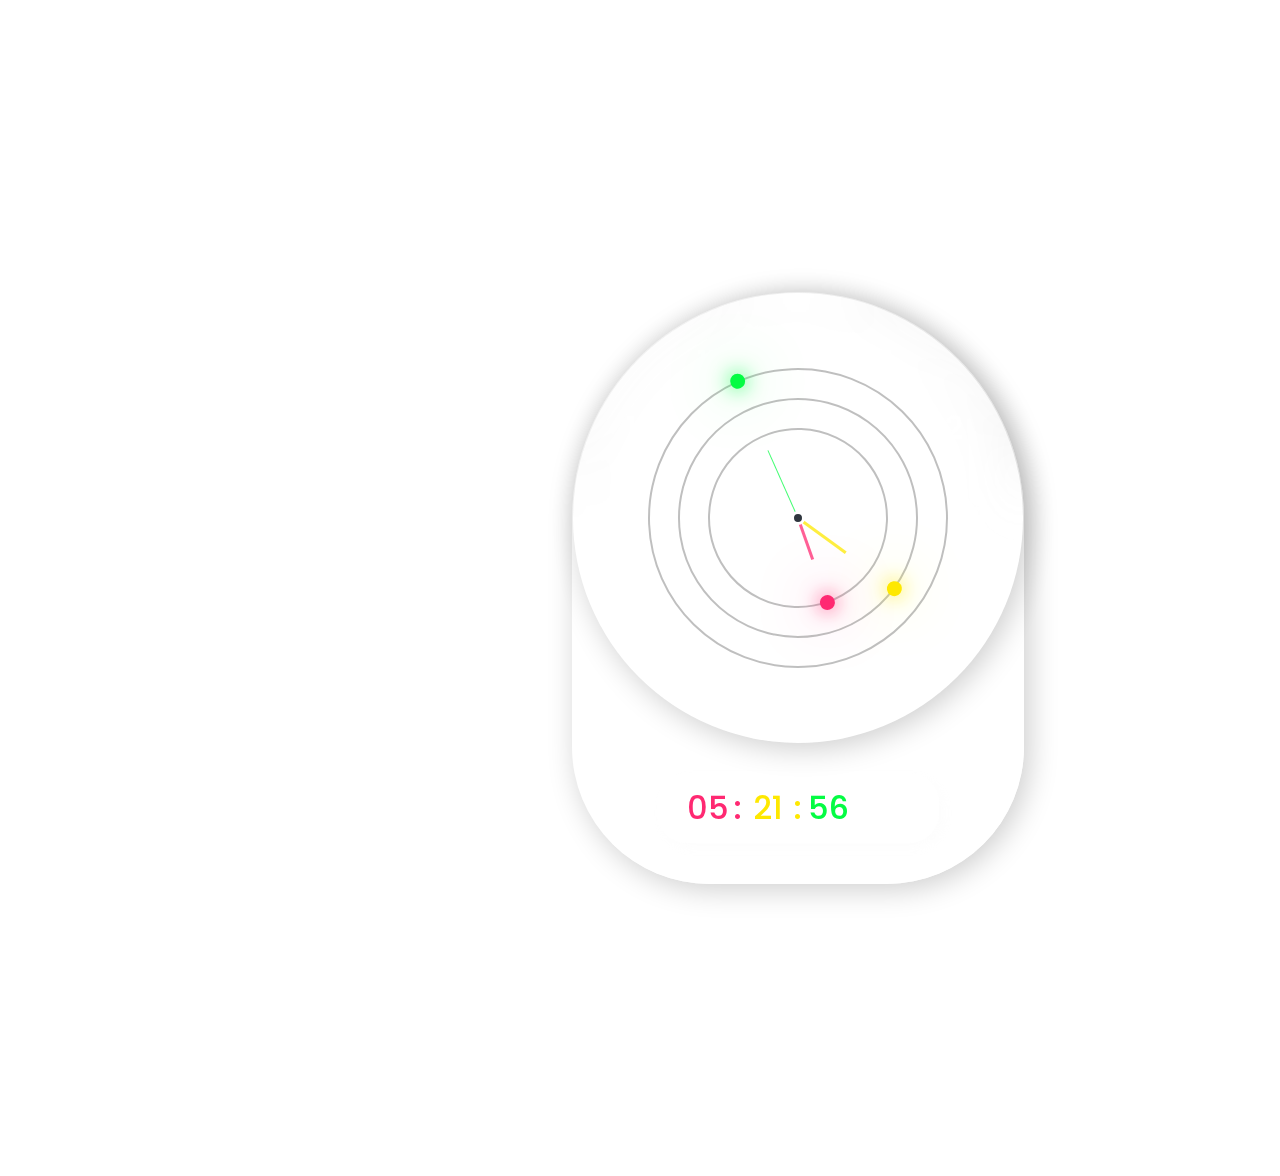
<file: index.html>
<!dOCTYPE html>
<html>
<head>
    <meta charset="UTF-8">
    <title>Clock</title>
    <link rel="stylesheet" href="clstyle.css">
</head>
    <body>
        
        
        
        
        

            <h1 class="name">The Glassmorphism Analog & Digital Clock UI</h1>
        
        
        
        <div class="container">
             <div class="clock">

 


                <div class="circle"  id ="sc"  style="--clr:#04fc43;"><i></i></div>
                <div class="circle circle2" id ="mn" style="--clr:#fee800;"><i></i></div>
                <div class="circle circle3" id ="hr" style="--clr:#ff2972;"><i></i></div>






               <span style="--i:1;"><b>1</b></span>
               <span style="--i:2;"><b>2</b></span>
               <span style="--i:3;"><b>3</b></span>
               <span style="--i:4;"><b>4</b></span>
               <span style="--i:5;"><b>5</b></span>
               <span style="--i:6;"><b>6</b></span>
               <span style="--i:7;"><b>7</b></span>
               <span style="--i:8;"><b>8</b></span>
               <span style="--i:9;"><b>9</b></span>
               <span style="--i:10;"><b>10</b></span>
               <span style="--i:11;"><b>11</b></span>
               <span style="--i:12;"><b>12</b></span>
             </div>   


             <!-- digital clock -->
             <div id="time">
                 <div id="hours" style="--clr:#ff2972;">00</div>
                 <div id="minutes" style="--clr:#fee800;">00</div>
                 <div id="seconds" style="--clr:#04fc43;">00</div>
                 <div id="ampm">AM</div>
             </div>
        </div>




        <script>
            let hr = document.querySelector('#hr');
            let mn = document.querySelector('#mn');
            let sc = document.querySelector('#sc');





        setInterval(() =>{
            let day = new Date();
            let hh = day.getHours() * 30;
            let mm = day.getMinutes() * 6;
            let ss = day.getSeconds() * 6;

            hr.style.transform=`rotateZ(${hh+(mm/12)}deg)`;
            mn.style.transform=`rotateZ(${mm}deg)`;
            sc.style.transform=`rotateZ(${ss}deg)`;



            // digital clock 

            let hours = document.getElementById('hours');
            let minutes = document.getElementById('minutes');
            let seconds = document.getElementById('seconds');
            let ampm = document.getElementById('ampm');


            let h = new Date().getHours();
            let m = new Date().getMinutes();
            let s = new Date().getSeconds();

            let am = h<=12 ? "AM" : "PM";

            // convert 24hr clock to 12 hr clock

            if (h>12){
                h=h-12;
            }

             h=(h < 10) ? "0" + h : h
             m=(m < 10) ? "0" + m : m
             s=(s < 10) ? "0" + s : s

             
             hours.innerHTML = h;
             minutes.innerHTML = m;
             seconds.innerHTML = s;


            })
        </script>
    </body>
</html>
</file>
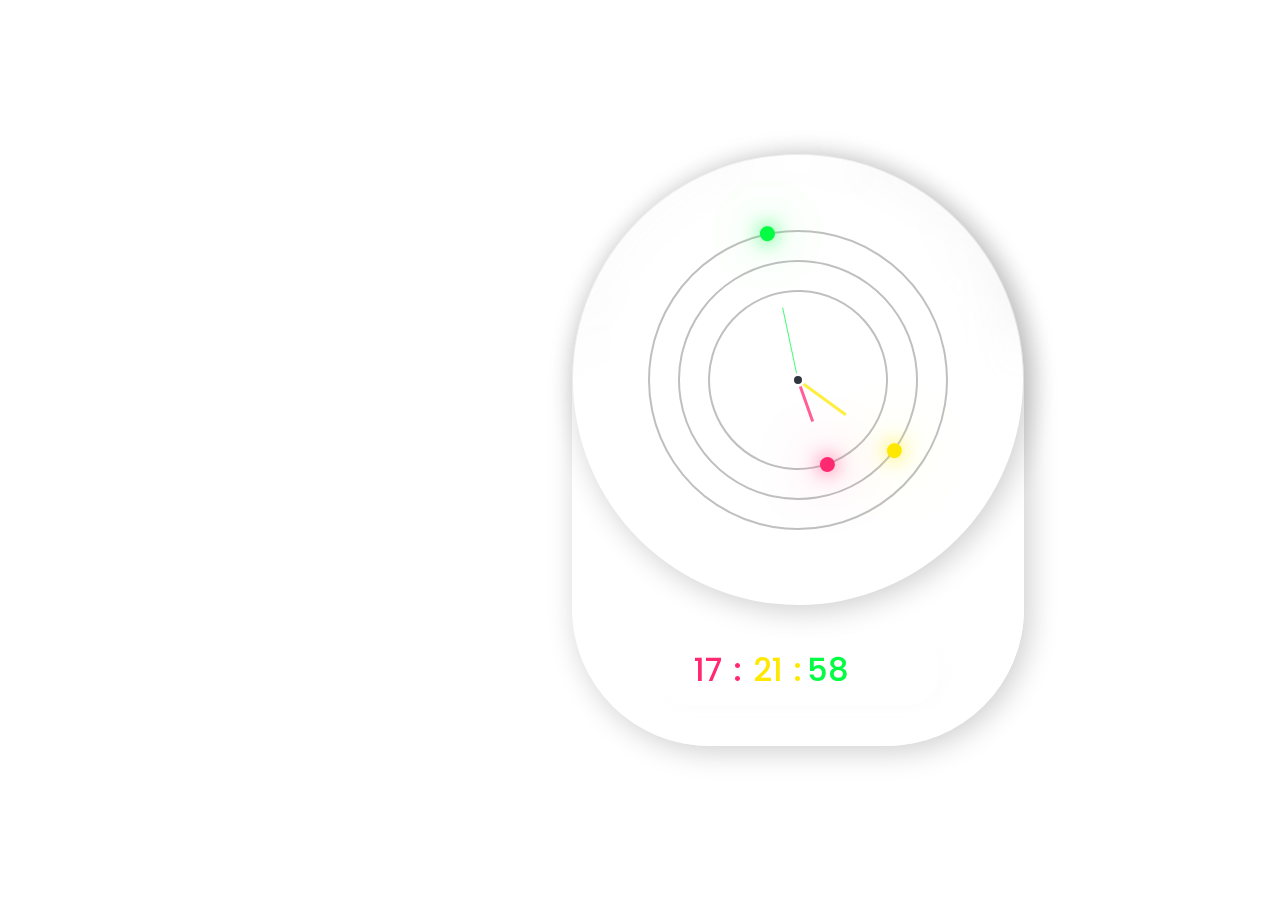
<file: clock.html>
<!dOCTYPE html>
<html>
<head>
    <meta charset="UTF-8">
    <title>Clock</title>
    <link rel="stylesheet" href="clstyle.css">
</head>
    <body>
        <div class="container">
             <div class="clock">




                <div class="circle"  id ="sc"  style="--clr:#04fc43;"><i></i></div>
                <div class="circle circle2" id ="mn" style="--clr:#fee800;"><i></i></div>
                <div class="circle circle3" id ="hr" style="--clr:#ff2972;"><i></i></div>






               <span style="--i:1;"><b>1</b></span>
               <span style="--i:2;"><b>2</b></span>
               <span style="--i:3;"><b>3</b></span>
               <span style="--i:4;"><b>4</b></span>
               <span style="--i:5;"><b>5</b></span>
               <span style="--i:6;"><b>6</b></span>
               <span style="--i:7;"><b>7</b></span>
               <span style="--i:8;"><b>8</b></span>
               <span style="--i:9;"><b>9</b></span>
               <span style="--i:10;"><b>10</b></span>
               <span style="--i:11;"><b>11</b></span>
               <span style="--i:12;"><b>12</b></span>
             </div>   


             <!-- digital clock -->
             <div id="time">
                 <div id="hours" style="--clr:#ff2972;">00</div>
                 <div id="minutes" style="--clr:#fee800;">00</div>
                 <div id="seconds" style="--clr:#04fc43;">00</div>
                 <div id="ampm">AM</div>
             </div>
        </div>




        <script>
            let hr = document.querySelector('#hr');
            let mn = document.querySelector('#mn');
            let sc = document.querySelector('#sc');





        setInterval(() =>{
            let day = new Date();
            let hh = day.getHours() * 30;
            let mm = day.getMinutes() * 6;
            let ss = day.getSeconds() * 6;

            hr.style.transform=`rotateZ(${hh+(mm/12)}deg)`;
            mn.style.transform=`rotateZ(${mm}deg)`;
            sc.style.transform=`rotateZ(${ss}deg)`;



            // digital clock 

            let hours = document.getElementById('hours');
            let minutes = document.getElementById('minutes');
            let seconds = document.getElementById('seconds');
            let ampm = document.getElementById('ampm');


            let h = new Date().getHours();
            let m = new Date().getMinutes();
            let s = new Date().getSeconds();



             h=(h < 10) ? "0" + h : h
             m=(m < 10) ? "0" + m : m
             s=(s < 10) ? "0" + s : s

             
             hours.innerHTML = h;
             minutes.innerHTML = m;
             seconds.innerHTML = s;


            })
        </script>
    </body>
</html>
</file>
<file: clstyle.css>
@import url('https://fonts.googleapis.com/css?family=poppins:200,300,400,500,600,700,800,900&display=swap');
*
{
    margin: 0;
    padding: 0;
    box-sizing: border-box;
    font-family: 'poppins' , sans-serif;

}

body
{
    display: flex;
    justify-content: right;
    width: 80%;
    padding-left: 60px;
    align-items: center;
    min-height: 100vh;
    background: #c4d1c900;
    background-size: cover;
    background-image: url('https://images.pling.com/img/00/00/52/38/08/1325323/ae21d16d1a46209c05987820c79e43bbfebd.jpg');
    background-attachment: fixed;
    
    
}


.name
{
    width: 4%;
    height:100%;
    top: 40%;
   
    color: rgb(255, 255, 255);
    position: relative;
    text-align: left;
    font-size: 7rem;
}










.container
{
    position: relative;
    
    /* min-height: 500px; */ 
    border-radius: 30px;
    border-top-left-radius: 255px;
    border-top-right-radius: 255px;
    border-bottom-left-radius: 155px;
    border-bottom-right-radius: 155px;
    border-top: 1px solid rgba(255,255,255,0.02);
    border-left: 1px solid rgba(255, 255, 255, 0.02);
    border-bottom: 1px solid rgba(255,255,255,0.02);
    border-right: 1px solid rgba(255,255,255,0.02);
    box-shadow: 5px 5px 30px rgba(0,0,0,0.2);
    display: flex;
    justify-content: center;
    align-items: center;
    flex-direction: column;
    backdrop-filter: blur(3px);
    background: rgba(255,255,255,0.05);
    border: 1px solid rgba(255, 255, 255, 0.903);
    border-left: 1px solid rgba(255, 255, 255, 0.2);
    border-top: 1px solid rgba(255, 255, 255, 0.2);
    

}
.clock
{
    position: relative;
    width: 450px;
    height: 450px;
    background: #5e42cad9;
    
    border-radius: 50%;
    border-top: 1px solid rgba(255,255,255,0.02);
    border-left: 1px solid rgba(255, 255, 255, 0.02);
    border-bottom: 1px solid rgba(255,255,255,0.02);
    border-right: 1px solid rgba(255,255,255,0.02);
    box-shadow: 5px 5px 30px rgba(0,0,0,0.2);
    display: flex;
    justify-content: center;
    align-items: center;
    margin-bottom: 30px;
    backdrop-filter: blur(25px);
    background: rgba(255,255,255,0.05);
    
}
.clock::before
{
    content: '';
    position: absolute;
    width: 8px;
    height: 8px;
    background: #2f363e;
    border: 3px solid #ffff;
    border-radius: 50%;
    z-index: 10000;
}

.clock span
{
    position: absolute;
    inset: 20px;
    color: #ffff;
    text-align: center;
    transform: rotate(calc(30deg* var(--i)));
}
.clock span b{
    font-size: 2em;
    opacity: 0.75;
    font-weight: 600;
    display: inline-block;
    transform: rotate(calc(-30deg * var(--i)));

}


.circle{
    position: absolute;
    width: 300px;
    height: 300px;
    border: 2px solid rgba(0,0,0,0.25);
    border-radius: 50%;
    display: flex;
    justify-content: center;
    align-items: flex-start;
    z-index: 10;

}


.circle i{
    position: absolute;
    width: 6px;
    height: 50%;
    background: var(--clr);
    opacity: 0.75;
    transform-origin: bottom;
    transform: scale(0.5);
    
}



.circle:nth-child(1) i
{
    width: 2px;
}


.circle:nth-child(2) i
{
    width: 6px;
}



.circle2
{
    width: 240px;
    height: 240px;
    z-index: 9;

}

.circle3
{
    width: 180px;
    height: 180px;
    z-index: 8;
}


.circle::before
{
    content: '';
    position: absolute;
    top: -8.8px;
    
    width: 15px;
    height: 15px;
    background: var(--clr);
    border-radius: 50%;
    box-shadow:  0 0 20px var(--clr),
    0  0  60px var(--clr);

}




/* digital clock style */


#time
{
    margin-bottom: 40px;
    display: flex;
    padding: 10px 20px;
    font-size: 2em;
    font-weight: 600;
    border: 1px solid rgba(255, 255, 255, 0.903);
    border-radius: 30px;
    box-shadow: 5px 5px 10px rgba(230, 230, 230, 0.079),
    
    inset 5px 5px 20px rgba(213, 213, 213, 0),
    inset -5px -5px 15px rgba(223, 223, 223, 0);
    
    border-left: 1px solid rgba(255, 255, 255, 0.2);
    border-top: 1px solid rgba(255, 255, 255, 0.2);
    


}




#time div
{
    position: relative;
    width: 60px;
    text-align: center;
    font-weight: 500;
    color: var(--clr);

}

#time div:nth-child(1)::after,
#time div:nth-child(2)::after
{
    content: ':';
    position: absolute;
    right: -4px;

}


#time div:last-child
{
    font-size: 0.5em;
    display: flex;
    justify-content: center;
    align-items: center;
    color: #ffff;


}
#time div:nth-child(2)::after
{
    animation: animate 1s steps(1) infinite;
}

@keyframes animate 
{
    0%
    {
        opacity: 1;

    }
    50%
    {
        opacity: 0;
    }
}
</file>
